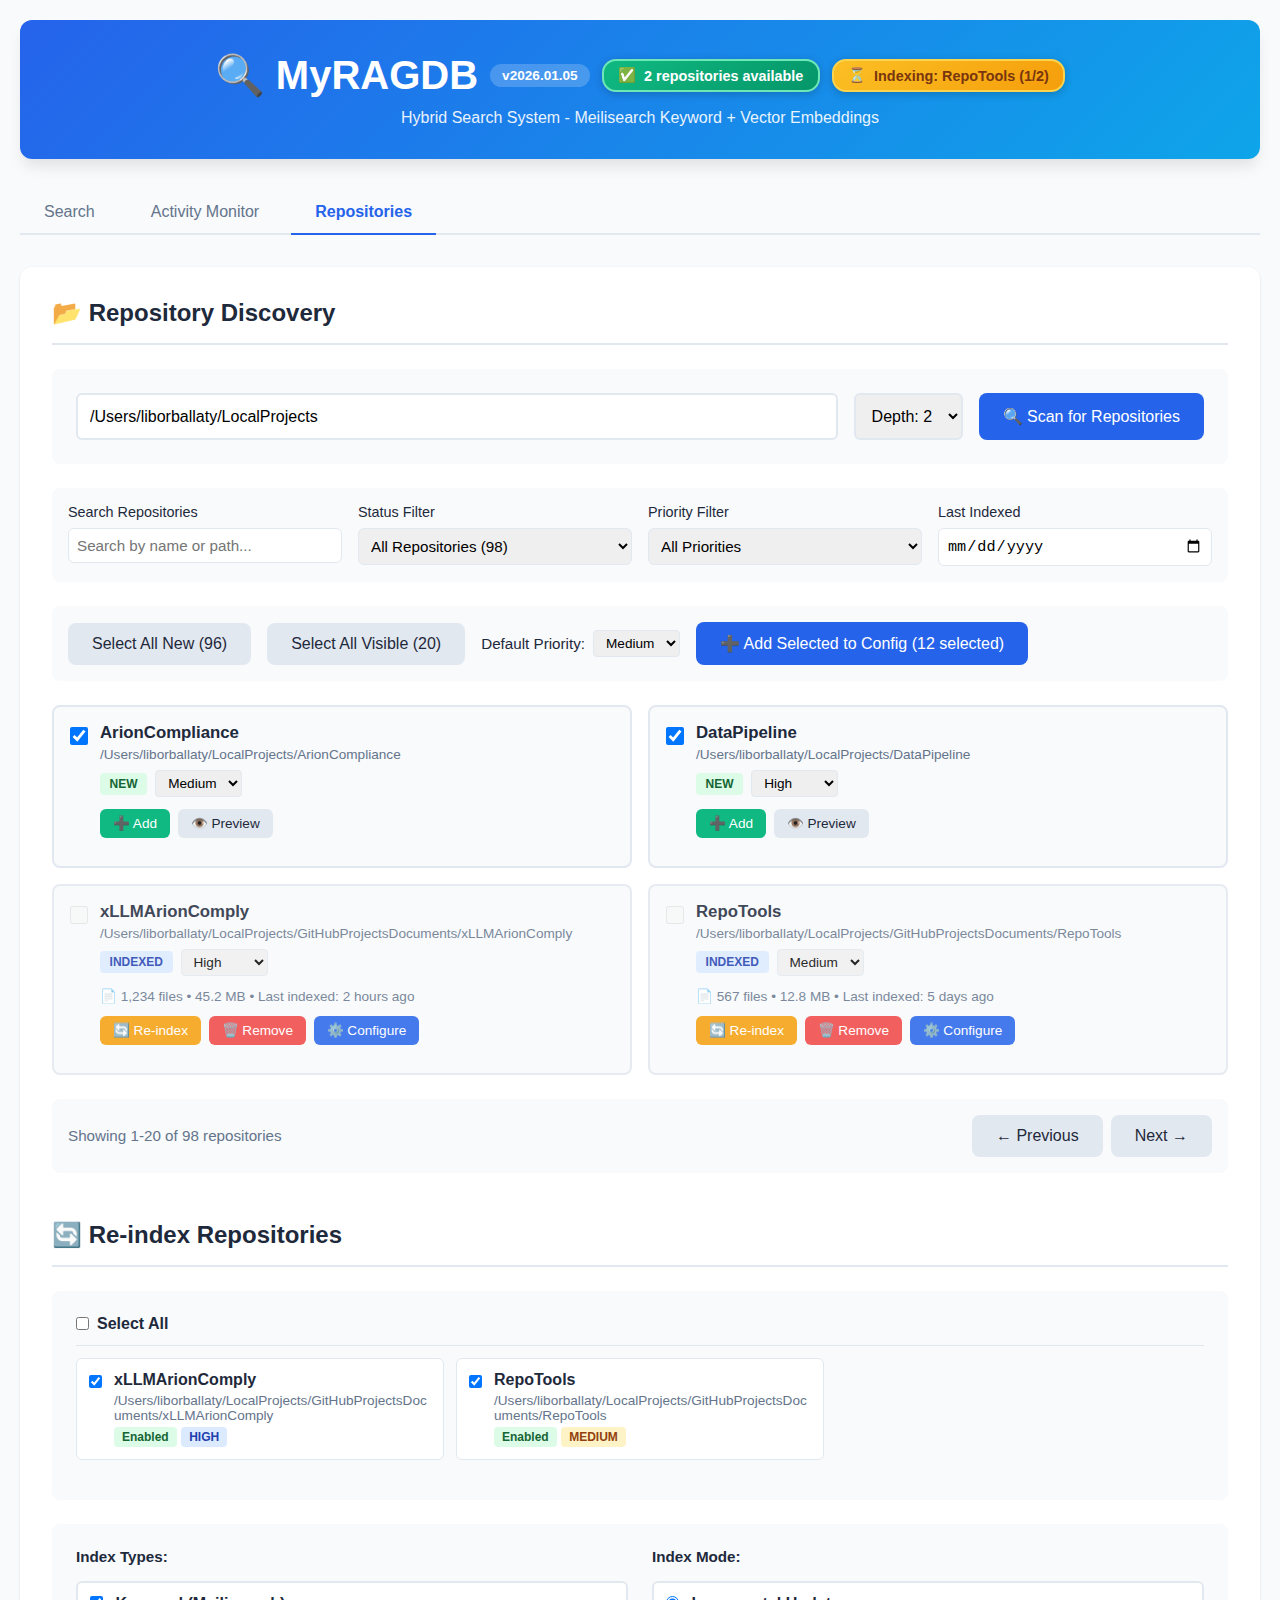
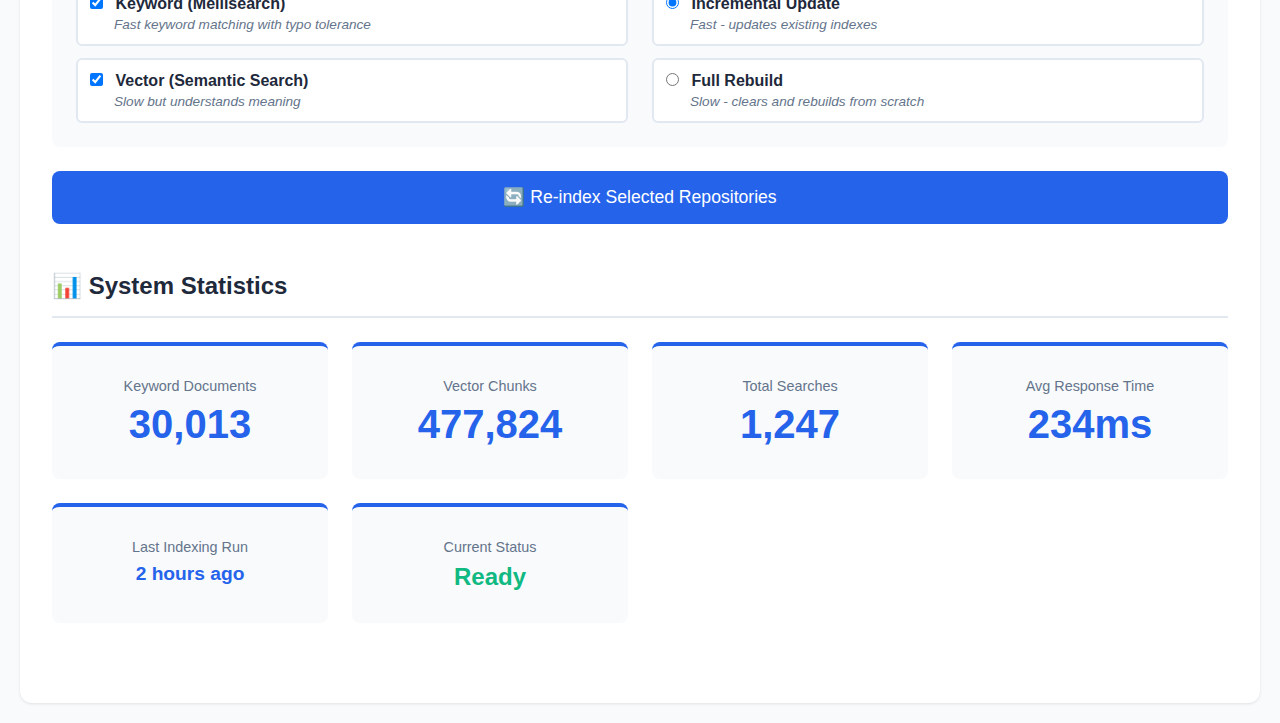
<file: mockup-repositories-tab.html>
<!DOCTYPE html>
<html lang="en">
<head>
    <meta charset="UTF-8">
    <meta name="viewport" content="width=device-width, initial-scale=1.0">
    <title>MyRAGDB - Repositories Tab Mockup (Consolidated)</title>
    <style>
        * {
            margin: 0;
            padding: 0;
            box-sizing: border-box;
        }

        :root {
            --primary-color: #2563eb;
            --primary-hover: #1d4ed8;
            --success-color: #10b981;
            --warning-color: #f59e0b;
            --danger-color: #ef4444;
            --bg-color: #f8fafc;
            --card-bg: #ffffff;
            --text-color: #1e293b;
            --text-muted: #64748b;
            --border-color: #e2e8f0;
            --shadow: 0 1px 3px 0 rgb(0 0 0 / 0.1);
            --shadow-lg: 0 10px 15px -3px rgb(0 0 0 / 0.1);
        }

        body {
            font-family: -apple-system, BlinkMacSystemFont, "Segoe UI", Roboto, sans-serif;
            background-color: var(--bg-color);
            color: var(--text-color);
            padding: 20px;
            min-height: 100vh;
        }

        .container {
            max-width: 1400px;
            margin: 0 auto;
        }

        /* Header */
        .header {
            text-align: center;
            margin-bottom: 2rem;
            padding: 2rem;
            background: linear-gradient(135deg, var(--primary-color), #0ea5e9);
            color: white;
            border-radius: 12px;
            box-shadow: var(--shadow-lg);
        }

        .header-top {
            display: flex;
            align-items: center;
            justify-content: center;
            gap: 12px;
            margin-bottom: 10px;
            flex-wrap: wrap;
        }

        .header h1 {
            font-size: 2.5rem;
            font-weight: 700;
        }

        .version-badge {
            background: rgba(255, 255, 255, 0.2);
            padding: 0.25rem 0.75rem;
            border-radius: 12px;
            font-size: 0.85rem;
            font-weight: 600;
        }

        .repo-status-badge {
            display: inline-flex;
            align-items: center;
            gap: 0.5rem;
            padding: 0.4rem 0.9rem;
            border-radius: 14px;
            font-size: 0.9rem;
            font-weight: 600;
            background: linear-gradient(135deg, #10b981 0%, #059669 100%);
            color: white;
            border: 2px solid #6ee7b7;
            box-shadow: 0 2px 8px rgba(0, 0, 0, 0.2);
        }

        .progress-badge {
            display: inline-flex;
            align-items: center;
            gap: 0.5rem;
            padding: 0.4rem 0.9rem;
            border-radius: 14px;
            font-size: 0.9rem;
            font-weight: 600;
            background: linear-gradient(135deg, #fbbf24 0%, #f59e0b 100%);
            color: #78350f;
            border: 2px solid #fcd34d;
            box-shadow: 0 2px 8px rgba(0, 0, 0, 0.2);
        }

        .subtitle {
            opacity: 0.9;
            font-size: 1rem;
        }

        /* Tabs */
        .tabs {
            display: flex;
            gap: 0.5rem;
            margin-bottom: 2rem;
            border-bottom: 2px solid var(--border-color);
        }

        .tab-button {
            padding: 0.75rem 1.5rem;
            background: none;
            border: none;
            border-bottom: 2px solid transparent;
            color: var(--text-muted);
            font-size: 1rem;
            cursor: pointer;
            transition: all 0.2s;
            margin-bottom: -2px;
        }

        .tab-button.active {
            color: var(--primary-color);
            border-bottom-color: var(--primary-color);
            font-weight: 600;
        }

        /* Main Content */
        .content {
            background: var(--card-bg);
            border-radius: 12px;
            padding: 2rem;
            box-shadow: var(--shadow);
        }

        /* Section Headers */
        .section-header {
            display: flex;
            align-items: center;
            justify-content: space-between;
            margin-bottom: 1.5rem;
            padding-bottom: 1rem;
            border-bottom: 2px solid var(--border-color);
        }

        .section-header h2 {
            color: var(--text-color);
            font-size: 1.5rem;
        }

        .section {
            margin-bottom: 3rem;
        }

        /* Discovery Section */
        .discovery-controls {
            display: grid;
            grid-template-columns: 1fr auto auto;
            gap: 1rem;
            margin-bottom: 1.5rem;
            padding: 1.5rem;
            background: var(--bg-color);
            border-radius: 8px;
        }

        .discovery-controls input[type="text"] {
            padding: 0.75rem;
            border: 2px solid var(--border-color);
            border-radius: 6px;
            font-size: 1rem;
        }

        .discovery-controls select {
            padding: 0.75rem;
            border: 2px solid var(--border-color);
            border-radius: 6px;
            font-size: 1rem;
        }

        .primary-button {
            padding: 0.75rem 1.5rem;
            background: var(--primary-color);
            color: white;
            border: none;
            border-radius: 8px;
            font-size: 1rem;
            font-weight: 500;
            cursor: pointer;
            transition: all 0.2s;
        }

        .primary-button:hover {
            background: var(--primary-hover);
        }

        .secondary-button {
            padding: 0.75rem 1.5rem;
            background: var(--border-color);
            color: var(--text-color);
            border: none;
            border-radius: 8px;
            font-size: 1rem;
            font-weight: 500;
            cursor: pointer;
            transition: all 0.2s;
        }

        .secondary-button:hover {
            background: #cbd5e1;
        }

        /* Filters */
        .filters {
            display: grid;
            grid-template-columns: repeat(auto-fit, minmax(200px, 1fr));
            gap: 1rem;
            margin-bottom: 1.5rem;
            padding: 1rem;
            background: var(--bg-color);
            border-radius: 8px;
        }

        .filters label {
            display: flex;
            flex-direction: column;
            gap: 0.5rem;
            font-size: 0.9rem;
            font-weight: 500;
        }

        .filters input,
        .filters select {
            padding: 0.5rem;
            border: 1px solid var(--border-color);
            border-radius: 6px;
            font-size: 0.95rem;
        }

        /* Bulk Actions */
        .bulk-actions {
            display: flex;
            align-items: center;
            gap: 1rem;
            margin-bottom: 1.5rem;
            padding: 1rem;
            background: var(--bg-color);
            border-radius: 8px;
            flex-wrap: wrap;
        }

        .bulk-actions label {
            display: flex;
            align-items: center;
            gap: 0.5rem;
            font-size: 0.95rem;
            font-weight: 500;
        }

        /* Repository Cards */
        .repo-grid {
            display: grid;
            grid-template-columns: repeat(auto-fill, minmax(450px, 1fr));
            gap: 1rem;
            margin-bottom: 1.5rem;
        }

        .repo-card {
            background: var(--bg-color);
            border: 2px solid var(--border-color);
            border-radius: 8px;
            padding: 1rem;
            transition: all 0.2s;
        }

        .repo-card:hover {
            border-color: var(--primary-color);
            box-shadow: var(--shadow);
        }

        .repo-card.indexed {
            opacity: 0.85;
        }

        .repo-card-header {
            display: flex;
            gap: 0.75rem;
            margin-bottom: 0.75rem;
        }

        .repo-card-header input[type="checkbox"] {
            margin-top: 0.25rem;
            width: 18px;
            height: 18px;
            cursor: pointer;
        }

        .repo-card-header input[type="checkbox"]:disabled {
            cursor: not-allowed;
            opacity: 0.5;
        }

        .repo-info {
            flex: 1;
        }

        .repo-name {
            font-weight: 600;
            font-size: 1.05rem;
            color: var(--text-color);
            margin-bottom: 0.25rem;
        }

        .repo-path {
            font-size: 0.85rem;
            color: var(--text-muted);
            word-break: break-all;
            margin-bottom: 0.5rem;
        }

        .repo-badges {
            display: flex;
            gap: 0.5rem;
            align-items: center;
            flex-wrap: wrap;
            margin-bottom: 0.75rem;
        }

        .badge {
            display: inline-block;
            padding: 0.25rem 0.6rem;
            border-radius: 4px;
            font-size: 0.75rem;
            font-weight: 600;
        }

        .badge.new {
            background: #dcfce7;
            color: #166534;
        }

        .badge.indexed {
            background: #dbeafe;
            color: #1e40af;
        }

        .priority-dropdown {
            padding: 0.25rem 0.5rem;
            border: 1px solid var(--border-color);
            border-radius: 4px;
            font-size: 0.85rem;
            cursor: pointer;
        }

        .repo-meta {
            font-size: 0.85rem;
            color: var(--text-muted);
            margin-bottom: 0.75rem;
        }

        .repo-actions {
            display: flex;
            gap: 0.5rem;
            flex-wrap: wrap;
        }

        .btn-small {
            padding: 0.4rem 0.8rem;
            font-size: 0.85rem;
            border: none;
            border-radius: 6px;
            cursor: pointer;
            transition: all 0.2s;
            font-weight: 500;
        }

        .btn-add {
            background: var(--success-color);
            color: white;
        }

        .btn-add:hover {
            background: #059669;
        }

        .btn-preview {
            background: var(--border-color);
            color: var(--text-color);
        }

        .btn-preview:hover {
            background: #cbd5e1;
        }

        .btn-reindex {
            background: var(--warning-color);
            color: white;
        }

        .btn-reindex:hover {
            background: #d97706;
        }

        .btn-remove {
            background: var(--danger-color);
            color: white;
        }

        .btn-remove:hover {
            background: #dc2626;
        }

        .btn-configure {
            background: var(--primary-color);
            color: white;
        }

        .btn-configure:hover {
            background: var(--primary-hover);
        }

        /* Pagination */
        .pagination {
            display: flex;
            align-items: center;
            justify-content: space-between;
            padding: 1rem;
            background: var(--bg-color);
            border-radius: 8px;
        }

        .pagination-info {
            color: var(--text-muted);
            font-size: 0.95rem;
        }

        .pagination-controls {
            display: flex;
            gap: 0.5rem;
        }

        /* Re-indexing Section */
        .reindex-section {
            background: var(--bg-color);
            padding: 1.5rem;
            border-radius: 8px;
            margin-bottom: 1.5rem;
        }

        .repository-header {
            padding-bottom: 0.75rem;
            margin-bottom: 0.75rem;
            border-bottom: 1px solid var(--border-color);
        }

        .repository-header label {
            display: flex;
            align-items: center;
            gap: 0.5rem;
            cursor: pointer;
            font-weight: 600;
        }

        .repository-list {
            display: grid;
            grid-template-columns: repeat(auto-fill, minmax(300px, 1fr));
            gap: 0.75rem;
            margin-bottom: 1rem;
        }

        .repository-item {
            display: flex;
            align-items: start;
            gap: 0.75rem;
            padding: 0.75rem;
            background: white;
            border-radius: 6px;
            border: 1px solid var(--border-color);
            transition: all 0.2s;
        }

        .repository-item:hover {
            border-color: var(--primary-color);
            background: #f8fafc;
        }

        .repository-item input[type="checkbox"] {
            margin-top: 0.25rem;
            cursor: pointer;
        }

        .repository-info {
            flex: 1;
        }

        .repository-name {
            font-weight: 600;
            color: var(--text-color);
            margin-bottom: 0.25rem;
        }

        .repository-path {
            font-size: 0.85rem;
            color: var(--text-muted);
            word-break: break-all;
        }

        .repository-badge {
            display: inline-block;
            padding: 0.2rem 0.5rem;
            border-radius: 4px;
            font-size: 0.75rem;
            font-weight: 600;
            margin-top: 0.25rem;
        }

        .repository-badge.enabled {
            background: #dcfce7;
            color: #166534;
        }

        .repository-badge.priority-high {
            background: #dbeafe;
            color: #1e40af;
        }

        .repository-badge.priority-medium {
            background: #fef3c7;
            color: #92400e;
        }

        .repository-badge.priority-low {
            background: #f3f4f6;
            color: #4b5563;
        }

        /* Index Options */
        .index-options {
            display: grid;
            grid-template-columns: repeat(auto-fit, minmax(300px, 1fr));
            gap: 1.5rem;
            margin-bottom: 1.5rem;
            padding: 1.5rem;
            background: var(--bg-color);
            border-radius: 8px;
        }

        .index-option-group {
            display: flex;
            flex-direction: column;
            gap: 0.75rem;
        }

        .index-option-group h4 {
            color: var(--text-color);
            font-size: 0.95rem;
            margin-bottom: 0.25rem;
        }

        .index-option-group label {
            display: flex;
            flex-direction: column;
            gap: 0.25rem;
            padding: 0.75rem;
            background: white;
            border-radius: 6px;
            border: 2px solid var(--border-color);
            cursor: pointer;
            transition: all 0.2s;
        }

        .index-option-group label:hover {
            border-color: var(--primary-color);
            background: #f8fafc;
        }

        .index-option-group input[type="checkbox"],
        .index-option-group input[type="radio"] {
            margin-right: 0.5rem;
            cursor: pointer;
        }

        .option-hint {
            font-size: 0.85rem;
            color: var(--text-muted);
            font-style: italic;
            margin-left: 1.5rem;
        }

        /* Stats Grid */
        .stats-grid {
            display: grid;
            grid-template-columns: repeat(auto-fit, minmax(250px, 1fr));
            gap: 1.5rem;
        }

        .stat-card {
            background: var(--bg-color);
            padding: 2rem;
            border-radius: 8px;
            text-align: center;
            border-top: 4px solid var(--primary-color);
        }

        .stat-label {
            color: var(--text-muted);
            font-size: 0.9rem;
            margin-bottom: 0.5rem;
        }

        .stat-value {
            font-size: 2.5rem;
            font-weight: 700;
            color: var(--primary-color);
        }

        /* Responsive */
        @media (max-width: 768px) {
            .discovery-controls {
                grid-template-columns: 1fr;
            }

            .filters {
                grid-template-columns: 1fr;
            }

            .repo-grid {
                grid-template-columns: 1fr;
            }

            .bulk-actions {
                flex-direction: column;
                align-items: flex-start;
            }
        }
    </style>
</head>
<body>
    <div class="container">
        <!-- Header -->
        <div class="header">
            <div class="header-top">
                <h1>🔍 MyRAGDB</h1>
                <span class="version-badge">v2026.01.05</span>
                <span class="repo-status-badge">
                    <span>✅</span>
                    <span>2 repositories available</span>
                </span>
                <span class="progress-badge">
                    <span>⏳</span>
                    <span>Indexing: RepoTools (1/2)</span>
                </span>
            </div>
            <p class="subtitle">Hybrid Search System - Meilisearch Keyword + Vector Embeddings</p>
        </div>

        <!-- Tabs -->
        <div class="tabs">
            <button class="tab-button">Search</button>
            <button class="tab-button">Activity Monitor</button>
            <button class="tab-button active">Repositories</button>
        </div>

        <!-- Main Content -->
        <div class="content">
            <!-- SECTION 1: Repository Discovery -->
            <div class="section">
                <div class="section-header">
                    <h2>📂 Repository Discovery</h2>
                </div>

                <div class="discovery-controls">
                    <input type="text" placeholder="Root path to scan (e.g., /Users/user/projects)" value="/Users/liborballaty/LocalProjects">
                    <select>
                        <option>Depth: 1</option>
                        <option selected>Depth: 2</option>
                        <option>Depth: 3</option>
                        <option>Depth: 4</option>
                        <option>Depth: 5</option>
                    </select>
                    <button class="primary-button">🔍 Scan for Repositories</button>
                </div>

                <!-- Filters -->
                <div class="filters">
                    <label>
                        <span>Search Repositories</span>
                        <input type="text" placeholder="Search by name or path...">
                    </label>
                    <label>
                        <span>Status Filter</span>
                        <select>
                            <option>All Repositories (98)</option>
                            <option>New Only (96)</option>
                            <option>Already Indexed (2)</option>
                        </select>
                    </label>
                    <label>
                        <span>Priority Filter</span>
                        <select>
                            <option>All Priorities</option>
                            <option>High Priority</option>
                            <option>Medium Priority</option>
                            <option>Low Priority</option>
                        </select>
                    </label>
                    <label>
                        <span>Last Indexed</span>
                        <input type="date">
                    </label>
                </div>

                <!-- Bulk Actions -->
                <div class="bulk-actions">
                    <button class="secondary-button">Select All New (96)</button>
                    <button class="secondary-button">Select All Visible (20)</button>
                    <label>
                        <span>Default Priority:</span>
                        <select class="priority-dropdown">
                            <option>High</option>
                            <option selected>Medium</option>
                            <option>Low</option>
                        </select>
                    </label>
                    <button class="primary-button">➕ Add Selected to Config (12 selected)</button>
                </div>

                <!-- Repository Cards -->
                <div class="repo-grid">
                    <!-- NEW Repository Example 1 -->
                    <div class="repo-card">
                        <div class="repo-card-header">
                            <input type="checkbox" checked>
                            <div class="repo-info">
                                <div class="repo-name">ArionCompliance</div>
                                <div class="repo-path">/Users/liborballaty/LocalProjects/ArionCompliance</div>
                                <div class="repo-badges">
                                    <span class="badge new">NEW</span>
                                    <select class="priority-dropdown">
                                        <option>High</option>
                                        <option selected>Medium</option>
                                        <option>Low</option>
                                    </select>
                                </div>
                                <div class="repo-actions">
                                    <button class="btn-small btn-add">➕ Add</button>
                                    <button class="btn-small btn-preview">👁️ Preview</button>
                                </div>
                            </div>
                        </div>
                    </div>

                    <!-- NEW Repository Example 2 -->
                    <div class="repo-card">
                        <div class="repo-card-header">
                            <input type="checkbox" checked>
                            <div class="repo-info">
                                <div class="repo-name">DataPipeline</div>
                                <div class="repo-path">/Users/liborballaty/LocalProjects/DataPipeline</div>
                                <div class="repo-badges">
                                    <span class="badge new">NEW</span>
                                    <select class="priority-dropdown">
                                        <option selected>High</option>
                                        <option>Medium</option>
                                        <option>Low</option>
                                    </select>
                                </div>
                                <div class="repo-actions">
                                    <button class="btn-small btn-add">➕ Add</button>
                                    <button class="btn-small btn-preview">👁️ Preview</button>
                                </div>
                            </div>
                        </div>
                    </div>

                    <!-- INDEXED Repository Example 1 -->
                    <div class="repo-card indexed">
                        <div class="repo-card-header">
                            <input type="checkbox" disabled>
                            <div class="repo-info">
                                <div class="repo-name">xLLMArionComply</div>
                                <div class="repo-path">/Users/liborballaty/LocalProjects/GitHubProjectsDocuments/xLLMArionComply</div>
                                <div class="repo-badges">
                                    <span class="badge indexed">INDEXED</span>
                                    <select class="priority-dropdown">
                                        <option selected>High</option>
                                        <option>Medium</option>
                                        <option>Low</option>
                                    </select>
                                </div>
                                <div class="repo-meta">
                                    📄 1,234 files • 45.2 MB • Last indexed: 2 hours ago
                                </div>
                                <div class="repo-actions">
                                    <button class="btn-small btn-reindex">🔄 Re-index</button>
                                    <button class="btn-small btn-remove">🗑️ Remove</button>
                                    <button class="btn-small btn-configure">⚙️ Configure</button>
                                </div>
                            </div>
                        </div>
                    </div>

                    <!-- INDEXED Repository Example 2 -->
                    <div class="repo-card indexed">
                        <div class="repo-card-header">
                            <input type="checkbox" disabled>
                            <div class="repo-info">
                                <div class="repo-name">RepoTools</div>
                                <div class="repo-path">/Users/liborballaty/LocalProjects/GitHubProjectsDocuments/RepoTools</div>
                                <div class="repo-badges">
                                    <span class="badge indexed">INDEXED</span>
                                    <select class="priority-dropdown">
                                        <option>High</option>
                                        <option selected>Medium</option>
                                        <option>Low</option>
                                    </select>
                                </div>
                                <div class="repo-meta">
                                    📄 567 files • 12.8 MB • Last indexed: 5 days ago
                                </div>
                                <div class="repo-actions">
                                    <button class="btn-small btn-reindex">🔄 Re-index</button>
                                    <button class="btn-small btn-remove">🗑️ Remove</button>
                                    <button class="btn-small btn-configure">⚙️ Configure</button>
                                </div>
                            </div>
                        </div>
                    </div>
                </div>

                <!-- Pagination -->
                <div class="pagination">
                    <div class="pagination-info">Showing 1-20 of 98 repositories</div>
                    <div class="pagination-controls">
                        <button class="secondary-button" disabled>← Previous</button>
                        <button class="secondary-button">Next →</button>
                    </div>
                </div>
            </div>

            <!-- SECTION 2: Re-indexing -->
            <div class="section">
                <div class="section-header">
                    <h2>🔄 Re-index Repositories</h2>
                </div>

                <div class="reindex-section">
                    <div class="repository-header">
                        <label>
                            <input type="checkbox" id="select-all-repos">
                            <strong>Select All</strong>
                        </label>
                    </div>
                    <div class="repository-list">
                        <div class="repository-item">
                            <input type="checkbox" checked>
                            <div class="repository-info">
                                <div class="repository-name">xLLMArionComply</div>
                                <div class="repository-path">/Users/liborballaty/LocalProjects/GitHubProjectsDocuments/xLLMArionComply</div>
                                <div>
                                    <span class="repository-badge enabled">Enabled</span>
                                    <span class="repository-badge priority-high">HIGH</span>
                                </div>
                            </div>
                        </div>
                        <div class="repository-item">
                            <input type="checkbox" checked>
                            <div class="repository-info">
                                <div class="repository-name">RepoTools</div>
                                <div class="repository-path">/Users/liborballaty/LocalProjects/GitHubProjectsDocuments/RepoTools</div>
                                <div>
                                    <span class="repository-badge enabled">Enabled</span>
                                    <span class="repository-badge priority-medium">MEDIUM</span>
                                </div>
                            </div>
                        </div>
                    </div>
                </div>

                <!-- Index Options -->
                <div class="index-options">
                    <div class="index-option-group">
                        <h4>Index Types:</h4>
                        <label>
                            <div>
                                <input type="checkbox" checked>
                                <strong>Keyword (Meilisearch)</strong>
                            </div>
                            <span class="option-hint">Fast keyword matching with typo tolerance</span>
                        </label>
                        <label>
                            <div>
                                <input type="checkbox" checked>
                                <strong>Vector (Semantic Search)</strong>
                            </div>
                            <span class="option-hint">Slow but understands meaning</span>
                        </label>
                    </div>

                    <div class="index-option-group">
                        <h4>Index Mode:</h4>
                        <label>
                            <div>
                                <input type="radio" name="index-mode" checked>
                                <strong>Incremental Update</strong>
                            </div>
                            <span class="option-hint">Fast - updates existing indexes</span>
                        </label>
                        <label>
                            <div>
                                <input type="radio" name="index-mode">
                                <strong>Full Rebuild</strong>
                            </div>
                            <span class="option-hint">Slow - clears and rebuilds from scratch</span>
                        </label>
                    </div>
                </div>

                <button class="primary-button" style="width: 100%; padding: 1rem; font-size: 1.1rem;">🔄 Re-index Selected Repositories</button>
            </div>

            <!-- SECTION 3: Statistics -->
            <div class="section">
                <div class="section-header">
                    <h2>📊 System Statistics</h2>
                </div>

                <div class="stats-grid">
                    <div class="stat-card">
                        <div class="stat-label">Keyword Documents</div>
                        <div class="stat-value">30,013</div>
                    </div>
                    <div class="stat-card">
                        <div class="stat-label">Vector Chunks</div>
                        <div class="stat-value">477,824</div>
                    </div>
                    <div class="stat-card">
                        <div class="stat-label">Total Searches</div>
                        <div class="stat-value">1,247</div>
                    </div>
                    <div class="stat-card">
                        <div class="stat-label">Avg Response Time</div>
                        <div class="stat-value">234ms</div>
                    </div>
                    <div class="stat-card">
                        <div class="stat-label">Last Indexing Run</div>
                        <div class="stat-value" style="font-size: 1.2rem;">2 hours ago</div>
                    </div>
                    <div class="stat-card">
                        <div class="stat-label">Current Status</div>
                        <div class="stat-value" style="font-size: 1.5rem; color: #10b981;">Ready</div>
                    </div>
                </div>
            </div>
        </div>
    </div>
</body>
</html>
</file>
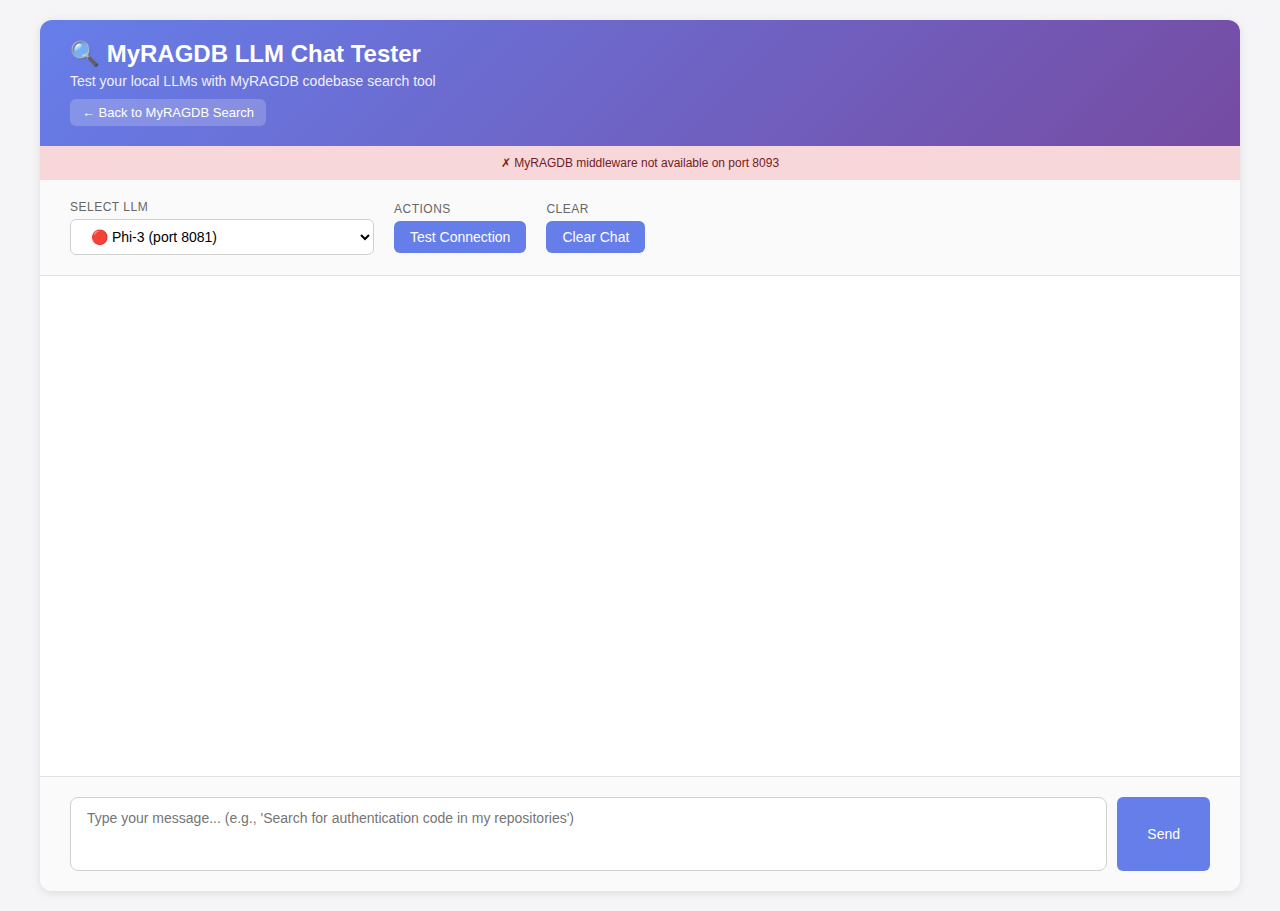
<file: web-ui/llm-chat-tester.html>
<!DOCTYPE html>
<html lang="en">
<head>
    <meta charset="UTF-8">
    <meta name="viewport" content="width=device-width, initial-scale=1.0">
    <title>MyRAGDB LLM Chat Tester</title>
    <style>
        * {
            margin: 0;
            padding: 0;
            box-sizing: border-box;
        }

        body {
            font-family: -apple-system, BlinkMacSystemFont, 'Segoe UI', Roboto, 'Helvetica Neue', Arial, sans-serif;
            background: #f5f5f7;
            color: #1d1d1f;
            padding: 20px;
        }

        .container {
            max-width: 1200px;
            margin: 0 auto;
            background: white;
            border-radius: 12px;
            box-shadow: 0 2px 10px rgba(0,0,0,0.1);
            overflow: hidden;
        }

        .header {
            background: linear-gradient(135deg, #667eea 0%, #764ba2 100%);
            color: white;
            padding: 20px 30px;
        }

        .header h1 {
            font-size: 24px;
            font-weight: 600;
        }

        .header p {
            font-size: 14px;
            opacity: 0.9;
            margin-top: 5px;
        }

        .nav-link {
            display: inline-block;
            margin-top: 10px;
            color: white;
            text-decoration: none;
            font-size: 13px;
            padding: 6px 12px;
            background: rgba(255, 255, 255, 0.2);
            border-radius: 6px;
            transition: all 0.2s;
        }

        .nav-link:hover {
            background: rgba(255, 255, 255, 0.3);
        }

        .controls {
            padding: 20px 30px;
            background: #fafafa;
            border-bottom: 1px solid #e0e0e0;
            display: flex;
            gap: 20px;
            align-items: center;
            flex-wrap: wrap;
        }

        .control-group {
            display: flex;
            flex-direction: column;
            gap: 5px;
        }

        .control-group label {
            font-size: 12px;
            font-weight: 500;
            color: #666;
            text-transform: uppercase;
            letter-spacing: 0.5px;
        }

        select, button {
            padding: 8px 16px;
            border-radius: 6px;
            border: 1px solid #d0d0d0;
            font-size: 14px;
            font-family: inherit;
        }

        select {
            background: white;
            cursor: pointer;
            min-width: 200px;
        }

        option.running {
            background-color: #d4edda;
            color: #155724;
            font-weight: 500;
        }

        option.offline {
            background-color: #f8d7da;
            color: #721c24;
        }

        button {
            background: #667eea;
            color: white;
            border: none;
            cursor: pointer;
            font-weight: 500;
            transition: background 0.2s;
        }

        button:hover {
            background: #5568d3;
        }

        button:disabled {
            background: #ccc;
            cursor: not-allowed;
        }

        .chat-container {
            height: 500px;
            overflow-y: auto;
            padding: 20px 30px;
        }

        .message {
            margin-bottom: 20px;
            display: flex;
            flex-direction: column;
        }

        .message.user {
            align-items: flex-end;
        }

        .message.assistant {
            align-items: flex-start;
        }

        .message-label {
            font-size: 11px;
            font-weight: 600;
            text-transform: uppercase;
            letter-spacing: 0.5px;
            margin-bottom: 6px;
            color: #666;
        }

        .message.user .message-label {
            color: #667eea;
        }

        .message-bubble {
            max-width: 70%;
            padding: 12px 16px;
            border-radius: 12px;
            word-wrap: break-word;
        }

        .message.user .message-bubble {
            background: #667eea;
            color: white;
        }

        .message.assistant .message-bubble {
            background: #f0f0f0;
            color: #1d1d1f;
        }

        .message.system .message-bubble {
            background: #fff3cd;
            color: #856404;
            max-width: 100%;
            font-size: 13px;
        }

        .tool-call {
            background: #e3f2fd;
            border-left: 3px solid #2196f3;
            padding: 10px;
            margin: 10px 0;
            font-size: 13px;
            font-family: 'Monaco', 'Courier New', monospace;
        }

        .tool-call .tool-name {
            font-weight: 600;
            color: #1976d2;
        }

        .input-area {
            padding: 20px 30px;
            background: #fafafa;
            border-top: 1px solid #e0e0e0;
            display: flex;
            gap: 10px;
        }

        #user-input {
            flex: 1;
            padding: 12px 16px;
            border: 1px solid #d0d0d0;
            border-radius: 8px;
            font-size: 14px;
            font-family: inherit;
            resize: none;
        }

        #send-button {
            padding: 12px 30px;
        }

        .status {
            padding: 10px 20px;
            background: #f0f0f0;
            font-size: 12px;
            text-align: center;
            color: #666;
        }

        .status.connected {
            background: #d4edda;
            color: #155724;
        }

        .status.error {
            background: #f8d7da;
            color: #721c24;
        }

        pre {
            background: #f5f5f5;
            padding: 10px;
            border-radius: 6px;
            overflow-x: auto;
            font-size: 12px;
        }
    </style>
</head>
<body>
    <div class="container">
        <div class="header">
            <h1>🔍 MyRAGDB LLM Chat Tester</h1>
            <p>Test your local LLMs with MyRAGDB codebase search tool</p>
            <a href="index.html" class="nav-link">← Back to MyRAGDB Search</a>
        </div>

        <div class="status" id="status">Initializing...</div>

        <div class="controls">
            <div class="control-group">
                <label>Select LLM</label>
                <select id="llm-selector">
                    <option value="">Loading...</option>
                </select>
            </div>

            <div class="control-group">
                <label>Actions</label>
                <button onclick="testConnection()">Test Connection</button>
            </div>

            <div class="control-group">
                <label>Clear</label>
                <button onclick="clearChat()">Clear Chat</button>
            </div>
        </div>

        <div class="chat-container" id="chat-container"></div>

        <div class="input-area">
            <textarea
                id="user-input"
                placeholder="Type your message... (e.g., 'Search for authentication code in my repositories')"
                rows="3"
            ></textarea>
            <button id="send-button" onclick="sendMessage()">Send</button>
        </div>
    </div>

    <script>
        // Configuration
        const CONFIG = {
            myragdb: 'http://localhost:8093',
            llmController: 'http://localhost:8090',
            apiKey: 'choose-a-shared-key' // From controller .runner.sh
        };

        // Available LLMs from your setup
        const LLM_MODELS = [
            { id: 'phi3', name: 'Phi-3', port: 8081 },
            { id: 'smollm3', name: 'SmolLM3', port: 8082 },
            { id: 'mistral', name: 'Mistral 7B', port: 8083 },
            { id: 'qwen2.5-32b', name: 'Qwen 2.5 32B', port: 8084 },
            { id: 'qwen-coder-7b', name: 'Qwen Coder 7B', port: 8085 },
            { id: 'hermes-3-llama-8b', name: 'Hermes 3 Llama 8B', port: 8086 },
            { id: 'llama-3.1-8b', name: 'Llama 3.1 8B', port: 8087 },
            { id: 'llama-4-scout-17b', name: 'Llama 4 Scout 17B', port: 8088 },
            { id: 'mistral-small-24b', name: 'Mistral Small 24B', port: 8089 },
            { id: 'deepseek-r1-qwen-32b', name: 'DeepSeek R1 Qwen 32B', port: 8092 }
        ];

        let chatHistory = [];
        let selectedModel = null;

        // Initialize
        document.addEventListener('DOMContentLoaded', () => {
            loadModels();
            checkServices();

            // Enter to send (Shift+Enter for new line)
            document.getElementById('user-input').addEventListener('keydown', (e) => {
                if (e.key === 'Enter' && !e.shiftKey) {
                    e.preventDefault();
                    sendMessage();
                }
            });
        });

        async function loadModels() {
            const selector = document.getElementById('llm-selector');

            // Check which LLMs are running
            const runningStatuses = await Promise.all(
                LLM_MODELS.map(async (model) => {
                    try {
                        const response = await fetch(`http://localhost:${model.port}/v1/models`, {
                            method: 'GET',
                            signal: AbortSignal.timeout(2000) // 2 second timeout
                        });
                        return { id: model.id, running: response.ok };
                    } catch (e) {
                        return { id: model.id, running: false };
                    }
                })
            );

            // Create a map of running statuses
            const statusMap = {};
            runningStatuses.forEach(s => statusMap[s.id] = s.running);

            // Build dropdown with status indicators
            selector.innerHTML = LLM_MODELS.map(m => {
                const status = statusMap[m.id] ? 'running' : 'offline';
                const indicator = statusMap[m.id] ? '🟢' : '🔴';
                return `<option value="${m.id}" class="${status}">${indicator} ${m.name} (port ${m.port})</option>`;
            }).join('');

            // Select first running model, or first model if none running
            const firstRunning = LLM_MODELS.find(m => statusMap[m.id]);
            if (firstRunning) {
                selectedModel = firstRunning;
                selector.value = selectedModel.id;
                updateStatus(`Selected: ${selectedModel.name} (running)`, 'connected');
            } else if (LLM_MODELS.length > 0) {
                selectedModel = LLM_MODELS[0];
                selector.value = selectedModel.id;
                updateStatus(`Selected: ${selectedModel.name} (offline - start it first)`, 'error');
            }

            selector.addEventListener('change', (e) => {
                selectedModel = LLM_MODELS.find(m => m.id === e.target.value);
                const isRunning = statusMap[selectedModel.id];
                updateStatus(
                    `Selected: ${selectedModel.name} ${isRunning ? '(running)' : '(offline)'}`,
                    isRunning ? 'connected' : 'error'
                );
            });
        }

        async function checkServices() {
            try {
                // Check MyRAGDB middleware
                const ragdbResp = await fetch(`${CONFIG.myragdb}/health`);
                const ragdbHealth = await ragdbResp.json();

                if (ragdbHealth.status === 'healthy') {
                    updateStatus(`✓ MyRAGDB connected | LLM: ${selectedModel?.name || 'None selected'}`, 'connected');
                } else {
                    updateStatus('⚠ MyRAGDB middleware not healthy', 'error');
                }
            } catch (e) {
                updateStatus('✗ MyRAGDB middleware not available on port 8093', 'error');
            }
        }

        async function testConnection() {
            if (!selectedModel) {
                alert('Please select an LLM first');
                return;
            }

            updateStatus('Testing connection...', '');

            try {
                const response = await fetch(`http://localhost:${selectedModel.port}/v1/models`);
                const data = await response.json();

                addMessage('system', `✓ Connected to ${selectedModel.name} on port ${selectedModel.port}`);
                updateStatus(`✓ Connected to ${selectedModel.name}`, 'connected');
            } catch (e) {
                addMessage('system', `✗ Failed to connect to ${selectedModel.name}: ${e.message}`);
                updateStatus(`✗ Connection failed: ${e.message}`, 'error');
            }
        }

        async function sendMessage() {
            const input = document.getElementById('user-input');
            const message = input.value.trim();

            if (!message) return;
            if (!selectedModel) {
                alert('Please select an LLM first');
                return;
            }

            // Add user message to chat
            addMessage('user', message);
            chatHistory.push({ role: 'user', content: message });

            input.value = '';
            updateStatus('Thinking...', '');

            try {
                // Send to LLM with tool definition
                const response = await fetch(`http://localhost:${selectedModel.port}/v1/chat/completions`, {
                    method: 'POST',
                    headers: { 'Content-Type': 'application/json' },
                    body: JSON.stringify({
                        model: selectedModel.id,
                        messages: chatHistory,
                        tools: [
                            {
                                type: 'function',
                                function: {
                                    name: 'search_codebase',
                                    description: 'Search across all indexed codebases using hybrid keyword + semantic search. Finds relevant code, documentation, and files based on natural language queries.',
                                    parameters: {
                                        type: 'object',
                                        properties: {
                                            query: {
                                                type: 'string',
                                                description: 'Natural language search query (e.g., "how is authentication implemented", "JWT token validation")'
                                            },
                                            search_type: {
                                                type: 'string',
                                                enum: ['hybrid', 'semantic', 'keyword'],
                                                default: 'hybrid',
                                                description: 'Type of search'
                                            },
                                            limit: {
                                                type: 'integer',
                                                minimum: 1,
                                                maximum: 100,
                                                default: 10,
                                                description: 'Maximum number of results'
                                            }
                                        },
                                        required: ['query']
                                    }
                                }
                            }
                        ],
                        tool_choice: 'auto',
                        temperature: 0.7,
                        max_tokens: 1000
                    })
                });

                const data = await response.json();

                if (data.error) {
                    throw new Error(data.error.message || 'Unknown error');
                }

                const assistantMessage = data.choices[0].message;

                // Handle tool calls
                if (assistantMessage.tool_calls) {
                    for (const toolCall of assistantMessage.tool_calls) {
                        const args = JSON.parse(toolCall.function.arguments);
                        addMessage('system', `🔧 Tool Call: ${toolCall.function.name}\n${JSON.stringify(args, null, 2)}`);

                        // Execute tool call
                        const toolResult = await executeToolCall(toolCall.function.name, args);
                        addMessage('system', `📊 Tool Result:\n${JSON.stringify(toolResult, null, 2)}`);

                        // Add tool result to history
                        chatHistory.push(assistantMessage);
                        chatHistory.push({
                            role: 'tool',
                            tool_call_id: toolCall.id,
                            content: JSON.stringify(toolResult)
                        });

                        // Get final response with tool result
                        const finalResp = await fetch(`http://localhost:${selectedModel.port}/v1/chat/completions`, {
                            method: 'POST',
                            headers: { 'Content-Type': 'application/json' },
                            body: JSON.stringify({
                                model: selectedModel.id,
                                messages: chatHistory,
                                temperature: 0.7,
                                max_tokens: 1000
                            })
                        });

                        const finalData = await finalResp.json();
                        const finalMessage = finalData.choices[0].message.content;
                        addMessage('assistant', finalMessage);
                        chatHistory.push({ role: 'assistant', content: finalMessage });
                    }
                } else {
                    // Regular response
                    addMessage('assistant', assistantMessage.content);
                    chatHistory.push({ role: 'assistant', content: assistantMessage.content });
                }

                updateStatus(`✓ Response from ${selectedModel.name}`, 'connected');

            } catch (e) {
                let errorMsg = e.message;

                // Check if it's a tool calling configuration error
                if (errorMsg.includes('jinja') || errorMsg.includes('tools param')) {
                    errorMsg = `❌ Tool Calling Not Supported\n\n${selectedModel.name} is not configured for function calling.\n\nThe LLM needs to be started with a compatible chat template.\n\nSolutions:\n1. Try a different LLM (Qwen Coder, Hermes 3, or Llama 3.1)\n2. Or restart ${selectedModel.name} with --jinja flag and compatible template\n\nOriginal error: ${errorMsg}`;
                }

                addMessage('system', errorMsg);
                updateStatus(`✗ Error: ${e.message}`, 'error');
            }
        }

        async function executeToolCall(toolName, args) {
            if (toolName === 'search_codebase') {
                const response = await fetch(`${CONFIG.myragdb}/search`, {
                    method: 'POST',
                    headers: {
                        'Content-Type': 'application/json',
                        'X-LLM-Source': selectedModel ? selectedModel.name : 'Unknown'
                    },
                    body: JSON.stringify(args)
                });
                return await response.json();
            }
            return { error: 'Unknown tool' };
        }

        function addMessage(role, content) {
            const container = document.getElementById('chat-container');
            const messageDiv = document.createElement('div');
            messageDiv.className = `message ${role}`;

            const label = document.createElement('div');
            label.className = 'message-label';
            label.textContent = role === 'user' ? 'You' :
                               role === 'assistant' ? (selectedModel?.name || 'Assistant') :
                               'System';

            const bubble = document.createElement('div');
            bubble.className = 'message-bubble';

            // Format content
            if (content.includes('\n') || content.includes('{')) {
                const pre = document.createElement('pre');
                pre.textContent = content;
                bubble.appendChild(pre);
            } else {
                bubble.textContent = content;
            }

            messageDiv.appendChild(label);
            messageDiv.appendChild(bubble);
            container.appendChild(messageDiv);

            // Scroll to bottom
            container.scrollTop = container.scrollHeight;
        }

        function clearChat() {
            document.getElementById('chat-container').innerHTML = '';
            chatHistory = [];
            updateStatus(`Chat cleared | LLM: ${selectedModel?.name || 'None selected'}`, 'connected');
        }

        function updateStatus(message, statusClass) {
            const status = document.getElementById('status');
            status.textContent = message;
            status.className = `status ${statusClass}`;
        }
    </script>
</body>
</html>
</file>
